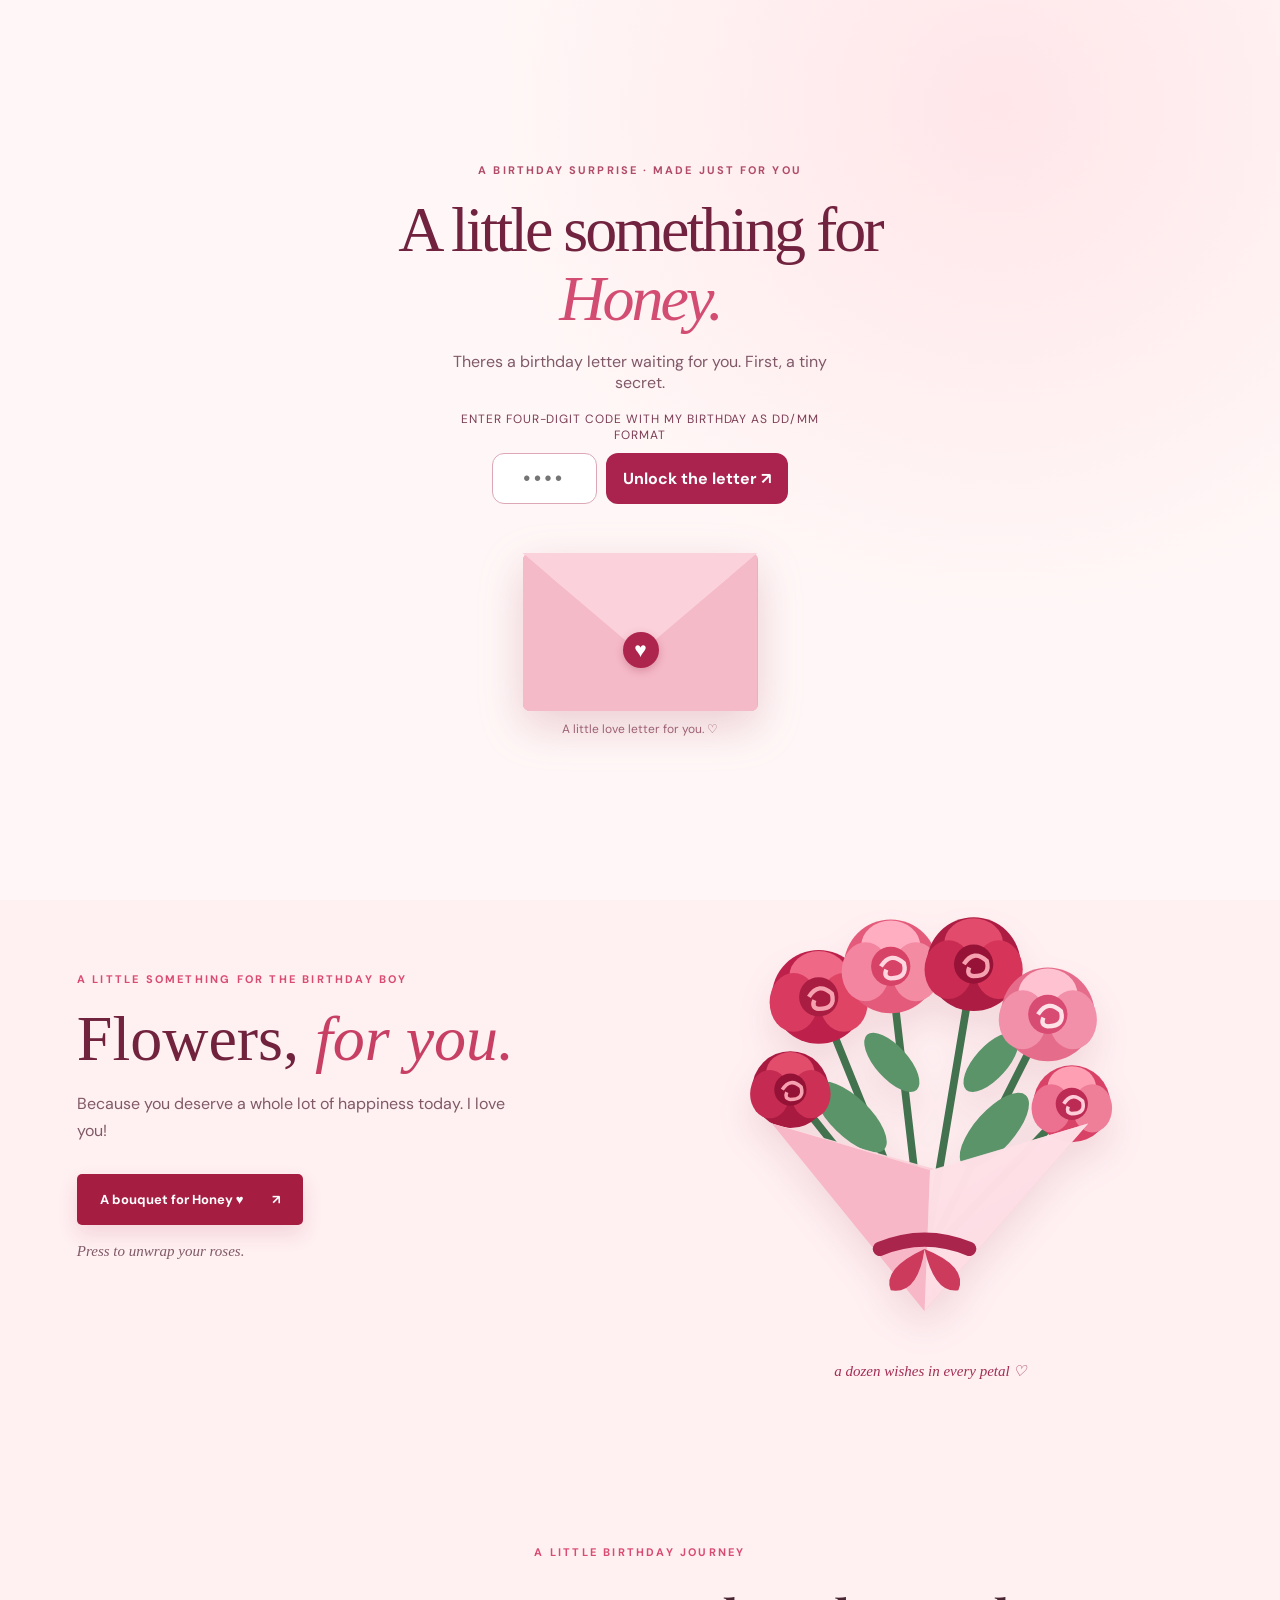
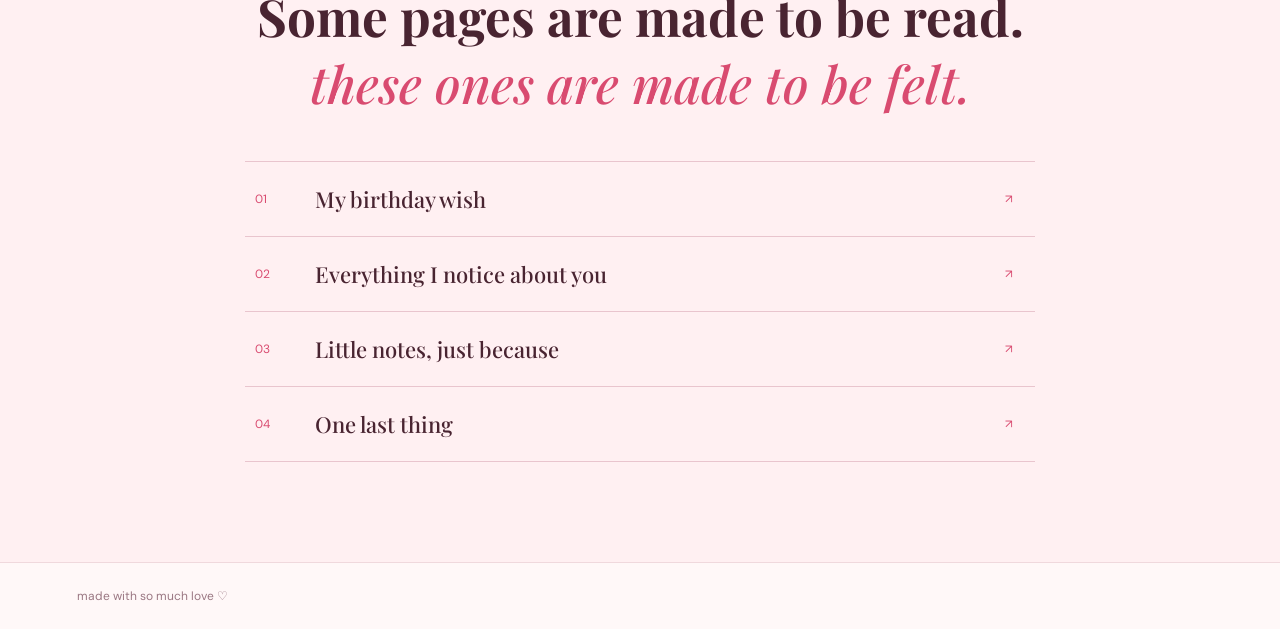
<file: index.html>
<!doctype html>
<html lang="en">

<head>
    <meta charset="utf-8">
    <meta name="viewport" content="width=device-width, initial-scale=1">
    <meta name="theme-color" content="#fff6f7">
    <meta name="description" content="A birthday website for Honey, made with love.">
    <title>Happy birthday | For Honey</title>
    <link rel="stylesheet" href="style.css">
</head>

<body>
    <header class="site-header"><a class="logo" href="index.html">for honey<span>♥</span></a><button class="menu-toggle"
            aria-label="Toggle menu" aria-expanded="false">☰</button>
        <nav class="site-nav" aria-label="Main navigation"><a href="index.html" aria-current="page">Home</a><a
                href="wishes.html">Birthday wish</a><a href="things.html">For you</a><a href="moments.html">Little
                notes</a><a href="sorry.html">One last thing</a></nav>
    </header>
    <main>
        <section class="birthday-gate" id="birthdayGate" aria-labelledby="gateTitle">
            <div class="gate-card">
                <div class="gate-overline">a birthday surprise · made just for you</div>
                <h1 id="gateTitle">A little something for <em>Honey.</em></h1>
                <p>Theres a birthday letter waiting for you. First, a tiny secret.</p>
                <form id="unlockForm" class="unlock-form"><label for="birthdayCode">Enter four-digit code with my
                        birthday as dd/mm format</label>
                    <div class="unlock-row"><input id="birthdayCode" type="password" inputmode="numeric" maxlength="4"
                            pattern="[0-9]{4}" placeholder="••••" autocomplete="off" required><button
                            type="submit">Unlock the letter ↗</button></div><span id="unlockFeedback"
                        class="unlock-feedback" role="status"></span>
                </form>
                <div class="gate-envelope" aria-hidden="true">
                    <div class="envelope-back"></div>
                    <div class="envelope-paper">happy birthday, honey ♡</div>
                    <div class="envelope-flap"></div>
                    <div class="envelope-front"></div>
                    <div class="envelope-seal">♥</div>
                </div>
                <div class="gate-small">A little love letter for you. ♡</div>
            </div>
        </section>
        <form name="visit-events" data-netlify="true" netlify-honeypot="bot-field" hidden><input name="form-name"
                value="visit-events"><input name="bot-field"><input name="event"><input name="page"></form>
        <section class="hero">
            <div class="hero-copy"><span class="eyebrow">a little corner of the internet, just for you</span>
                <h1>Happy birthday,<br><em>Honey.</em><span class="heart-dot">♥</span></h1>
                <p>To my baby, I hope your birthday makes you feel as special as you are to me.</p><a class="button"
                    href="wishes.html">Open your birthday surprise <span>↗</span></a>
                <div class="mini-note">made just for you, with all my heart</div>
            </div>
            <div class="hero-gallery" aria-label="Photo collage placeholders">
                <div class="photo photo-one"><img src="assets/photos/honey-1.jpg" alt="Honey portrait"
                        onerror="this.style.display='none'"><span class="photo-fallback">YOUR FAVORITE<br>PHOTO OF
                        HIM<br><small>honey-1.jpg</small></span></div>
                <div class="photo photo-two"><img src="assets/photos/honey-2.jpg" alt="A happy moment with Honey"
                        onerror="this.style.display='none'"><span class="photo-fallback">A CANDID<br>OF
                        HONEY<br><small>honey-2.jpg</small></span></div>
                <div class="photo photo-three"><img src="assets/photos/honey-3.jpg" alt="Another photo of Honey"
                        onerror="this.style.display='none'"><span class="photo-fallback">ANOTHER<br>SWEET
                        PHOTO<br><small>honey-3.jpg</small></span></div><span class="gallery-sticker">my favorite human
                    ♡</span>
            </div>
        </section>
        <section class="bouquet-section" id="roses">
            <div class="bouquet-copy"><span class="eyebrow">a little something for the birthday boy</span>
                <h2>Flowers, <em>for you.</em></h2>
                <p>Because you deserve a whole lot of happiness today. I love you!</p><button class="button bouquet-button"
                    id="bloomButton" type="button">A bouquet for Honey ♥ <span>↗</span></button>
                <p class="bouquet-note" id="bouquetNote" aria-live="polite">Press to unwrap your roses.</p>
            </div>
            <div class="bouquet-art" id="bouquetArt" role="img"
                aria-label="An illustrated bouquet of red and pink roses wrapped in blush paper"><svg
                    viewBox="0 0 440 450" xmlns="http://www.w3.org/2000/svg" aria-hidden="true">
                    <defs>
                        <linearGradient id="wrap" x1="0" y1="0" x2="1" y2="1">
                            <stop stop-color="#ffe4e8" />
                            <stop offset="1" stop-color="#f2a6b9" />
                        </linearGradient>
                    </defs>
                    <g class="stems" stroke="#42724e" stroke-width="7" stroke-linecap="round">
                        <path
                            d="M215 360 118 120M215 360 184 92M215 360 260 90M215 360 328 136M215 360 92 205M215 360 350 218" />
                    </g>
                    <g fill="#5b9469">
                        <ellipse cx="147" cy="230" rx="18" ry="43" transform="rotate(-46 147 230)" />
                        <ellipse cx="279" cy="242" rx="18" ry="43" transform="rotate(42 279 242)" />
                        <ellipse cx="185" cy="180" rx="15" ry="34" transform="rotate(-42 185 180)" />
                        <ellipse cx="276" cy="180" rx="15" ry="34" transform="rotate(42 276 180)" />
                    </g>
                    <g class="rose rose-1" transform="translate(118 120)">
                        <circle r="43" fill="#bd214b" />
                        <ellipse cy="-19" rx="27" ry="23" fill="#ef6885" />
                        <ellipse cx="-23" cy="5" rx="22" ry="27" fill="#d93a60" />
                        <ellipse cx="23" cy="5" rx="22" ry="27" fill="#df4465" />
                        <circle r="18" fill="#a91d42" />
                        <path d="M-9 0 Q0 -14 12 -3 Q16 11 0 11 Q-7 10 -4 3" stroke="#f6a1b0" stroke-width="4"
                            fill="none" />
                    </g>
                    <g class="rose rose-2" transform="translate(184 92)">
                        <circle r="43" fill="#e45a7a" />
                        <ellipse cy="-19" rx="27" ry="23" fill="#ffadc0" />
                        <ellipse cx="-23" cy="5" rx="22" ry="27" fill="#f385a0" />
                        <ellipse cx="23" cy="5" rx="22" ry="27" fill="#f38ba3" />
                        <circle r="18" fill="#d74267" />
                        <path d="M-9 0 Q0 -14 12 -3 Q16 11 0 11 Q-7 10 -4 3" stroke="#ffd5df" stroke-width="4"
                            fill="none" />
                    </g>
                    <g class="rose rose-3" transform="translate(260 90)">
                        <circle r="43" fill="#ad1c42" />
                        <ellipse cy="-19" rx="27" ry="23" fill="#e24b6b" />
                        <ellipse cx="-23" cy="5" rx="22" ry="27" fill="#ca2b53" />
                        <ellipse cx="23" cy="5" rx="22" ry="27" fill="#d73459" />
                        <circle r="18" fill="#971237" />
                        <path d="M-9 0 Q0 -14 12 -3 Q16 11 0 11 Q-7 10 -4 3" stroke="#f6a1b0" stroke-width="4"
                            fill="none" />
                    </g>
                    <g class="rose rose-4" transform="translate(328 136)">
                        <circle r="43" fill="#e56d8b" />
                        <ellipse cy="-19" rx="27" ry="23" fill="#ffc2d1" />
                        <ellipse cx="-23" cy="5" rx="22" ry="27" fill="#f28fa9" />
                        <ellipse cx="23" cy="5" rx="22" ry="27" fill="#f28fa9" />
                        <circle r="18" fill="#d84b72" />
                        <path d="M-9 0 Q0 -14 12 -3 Q16 11 0 11 Q-7 10 -4 3" stroke="#ffe1e8" stroke-width="4"
                            fill="none" />
                    </g>
                    <g class="rose rose-5" transform="translate(92 205) scale(.82)">
                        <circle r="43" fill="#a91a41" />
                        <ellipse cy="-19" rx="27" ry="23" fill="#e34d6c" />
                        <ellipse cx="-23" cy="5" rx="22" ry="27" fill="#c52b52" />
                        <ellipse cx="23" cy="5" rx="22" ry="27" fill="#cc3055" />
                        <circle r="18" fill="#941236" />
                        <path d="M-9 0 Q0 -14 12 -3 Q16 11 0 11 Q-7 10 -4 3" stroke="#f6a1b0" stroke-width="4"
                            fill="none" />
                    </g>
                    <g class="rose rose-6" transform="translate(350 218) scale(.82)">
                        <circle r="43" fill="#d94267" />
                        <ellipse cy="-19" rx="27" ry="23" fill="#ff9fb4" />
                        <ellipse cx="-23" cy="5" rx="22" ry="27" fill="#ec7190" />
                        <ellipse cx="23" cy="5" rx="22" ry="27" fill="#ef7e99" />
                        <circle r="18" fill="#bb2b53" />
                        <path d="M-9 0 Q0 -14 12 -3 Q16 11 0 11 Q-7 10 -4 3" stroke="#ffccda" stroke-width="4"
                            fill="none" />
                    </g>
                    <path d="M75 236 215 408 365 236 225 278Z" fill="url(#wrap)" opacity=".95" />
                    <path d="M75 236 215 408 220 279Z" fill="#f7b7c7" />
                    <path d="M365 236 215 408 220 279Z" fill="#ffe5eb" opacity=".8" />
                    <path d="M174 351 Q215 334 256 351" stroke="#a9254c" stroke-width="13" fill="none"
                        stroke-linecap="round" />
                    <path d="M215 351 Q176 369 184 389 Q209 393 215 351 Q224 392 246 389 Q255 367 215 351"
                        fill="#cc3a5c" />
                </svg><span class="bouquet-tag">a dozen wishes in every petal ♡</span></div>
        </section>
        <section class="home-intro"><span class="eyebrow">a little birthday journey</span>
            <h2>Some pages are made to be read.<br><em>these ones are made to be felt.</em></h2>
            <div class="home-links"><a href="wishes.html"><span>01</span><strong>My birthday
                        wish</strong><span>↗</span></a><a href="things.html"><span>02</span><strong>Everything I notice
                        about you</strong><span>↗</span></a><a href="moments.html"><span>03</span><strong>Little notes,
                        just because</strong><span>↗</span></a><a href="sorry.html"><span>04</span><strong>One last
                        thing</strong><span>↗</span></a></div>
        </section>
    </main>
    <footer class="footer"><span>made with so much love ♡</span></footer>
    <script src="script.js"></script>
</body>

</html>
</file>
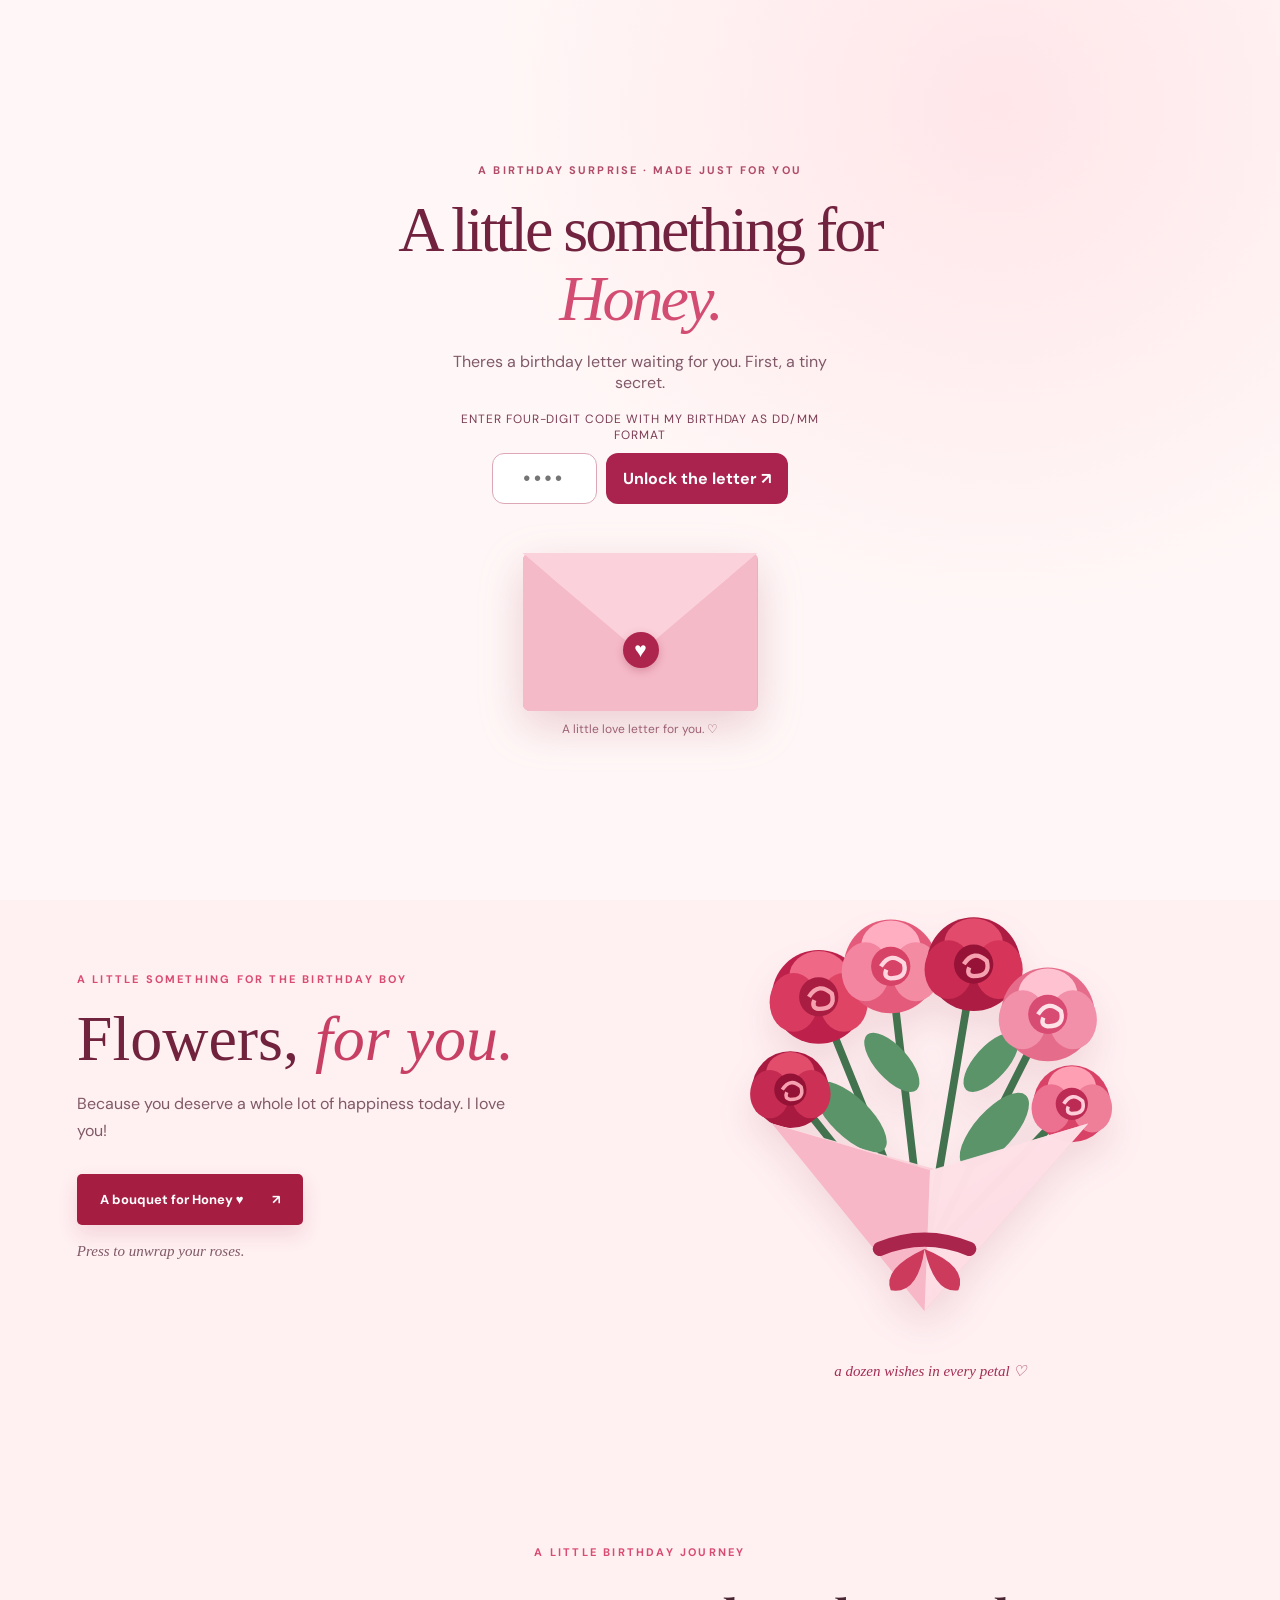
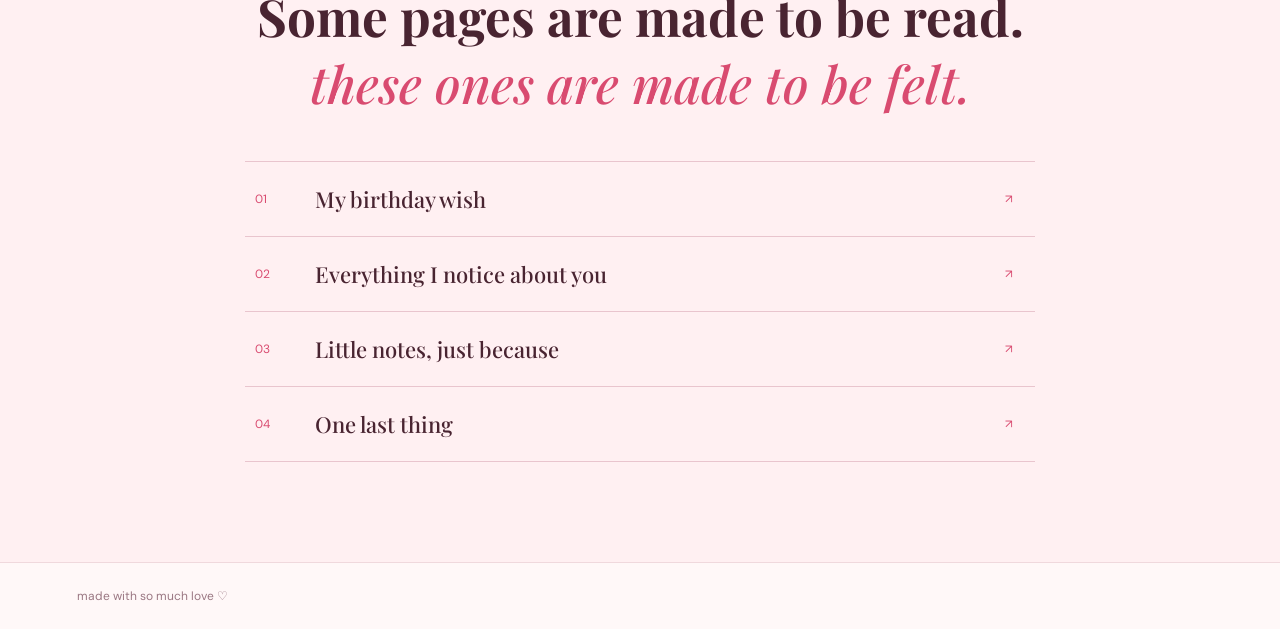
<file: moments.html>
<!doctype html>
<html lang="en">

<head>
    <meta charset="utf-8">
    <meta name="viewport" content="width=device-width, initial-scale=1">
    <meta name="theme-color" content="#fff6f7">
    <meta name="description" content="A birthday website for Honey, made with love.">
    <title>Little notes | For Honey</title>
    <link rel="stylesheet" href="style.css">
</head>

<body>
    <header class="site-header"><a class="logo" href="index.html">for honey<span>♥</span></a><button class="menu-toggle"
            aria-label="Toggle menu" aria-expanded="false">☰</button>
        <nav class="site-nav" aria-label="Main navigation"><a href="index.html">Home</a><a href="wishes.html">Birthday
                wish</a><a href="things.html">For you</a><a href="moments.html" aria-current="page">Little notes</a><a
                href="sorry.html">One last thing</a></nav>
    </header>
    <main>
        <section class="page-hero"><span class="eyebrow">03 / tiny surprises</span>
            <h1>Open when you <em>need a smile.</em></h1>
            <p>Six tiny notes, tucked away just for you.</p>
        </section>
        <section class="notes-grid"><button class="note-card" data-modal-title="A tiny reminder"
                data-modal-body="I hope you remember to smile today! You mean the world to me! I love you forever!"><span>✉</span><strong>A
                    tiny reminder</strong><small>tap to open</small></button><button class="note-card"
                data-modal-title="For your big dreams"
                data-modal-body="I hope you never stop believing in what you are building. I will always wish good things for your future."><span>✉</span><strong>For
                    your big dreams</strong><small>tap to open</small></button><button class="note-card"
                data-modal-title="On a difficult day"
                data-modal-body="God is watching! Take your time. Breathe. You are allowed to have a day that is simply a day without any kind of worries."><span>✉</span><strong>On
                    a difficult day</strong><small>tap to open</small></button><button class="note-card"
                data-modal-title="Just because"
                data-modal-body="You make ordinary moments feel a little more memorable. I hope you know how lovely that is."><span>✉</span><strong>Just
                    because</strong><small>tap to open</small></button><button class="note-card"
                data-modal-title="Your birthday mission"
                data-modal-body="I know we did not get to celebrate your birthday nicely, but I hope my surprise this Sunday will make you happy, and know how much you matter to me. ♡"><span>✉</span><strong>Your
                    birthday mission</strong><small>tap to open</small></button><button class="note-card"
                data-modal-title="One more wish"
                data-modal-body="May this year be full of blessings and the things that make you happy. Including: lesser fights among us, lol."><span>✉</span><strong>One
                    more wish</strong><small>tap to open</small></button></section>
        <div class="modal" id="message-modal" role="dialog" aria-modal="true" aria-labelledby="modal-title" hidden>
            <div class="modal-panel"><button class="modal-close" aria-label="Close message">×</button><span
                    class="eyebrow">a note from me to you</span>
                <h2 id="modal-title"></h2>
                <p id="modal-body"></p><span class="modal-heart">♥</span>
            </div>
        </div>
        <div class="next-link"><a class="button" href="sorry.html">One last thing ↗</a></div>
    </main>
    <footer class="footer"><span>made with so much love ♡</span>
    </footer>
    <script src="script.js"></script>
</body>

</html>
</file>
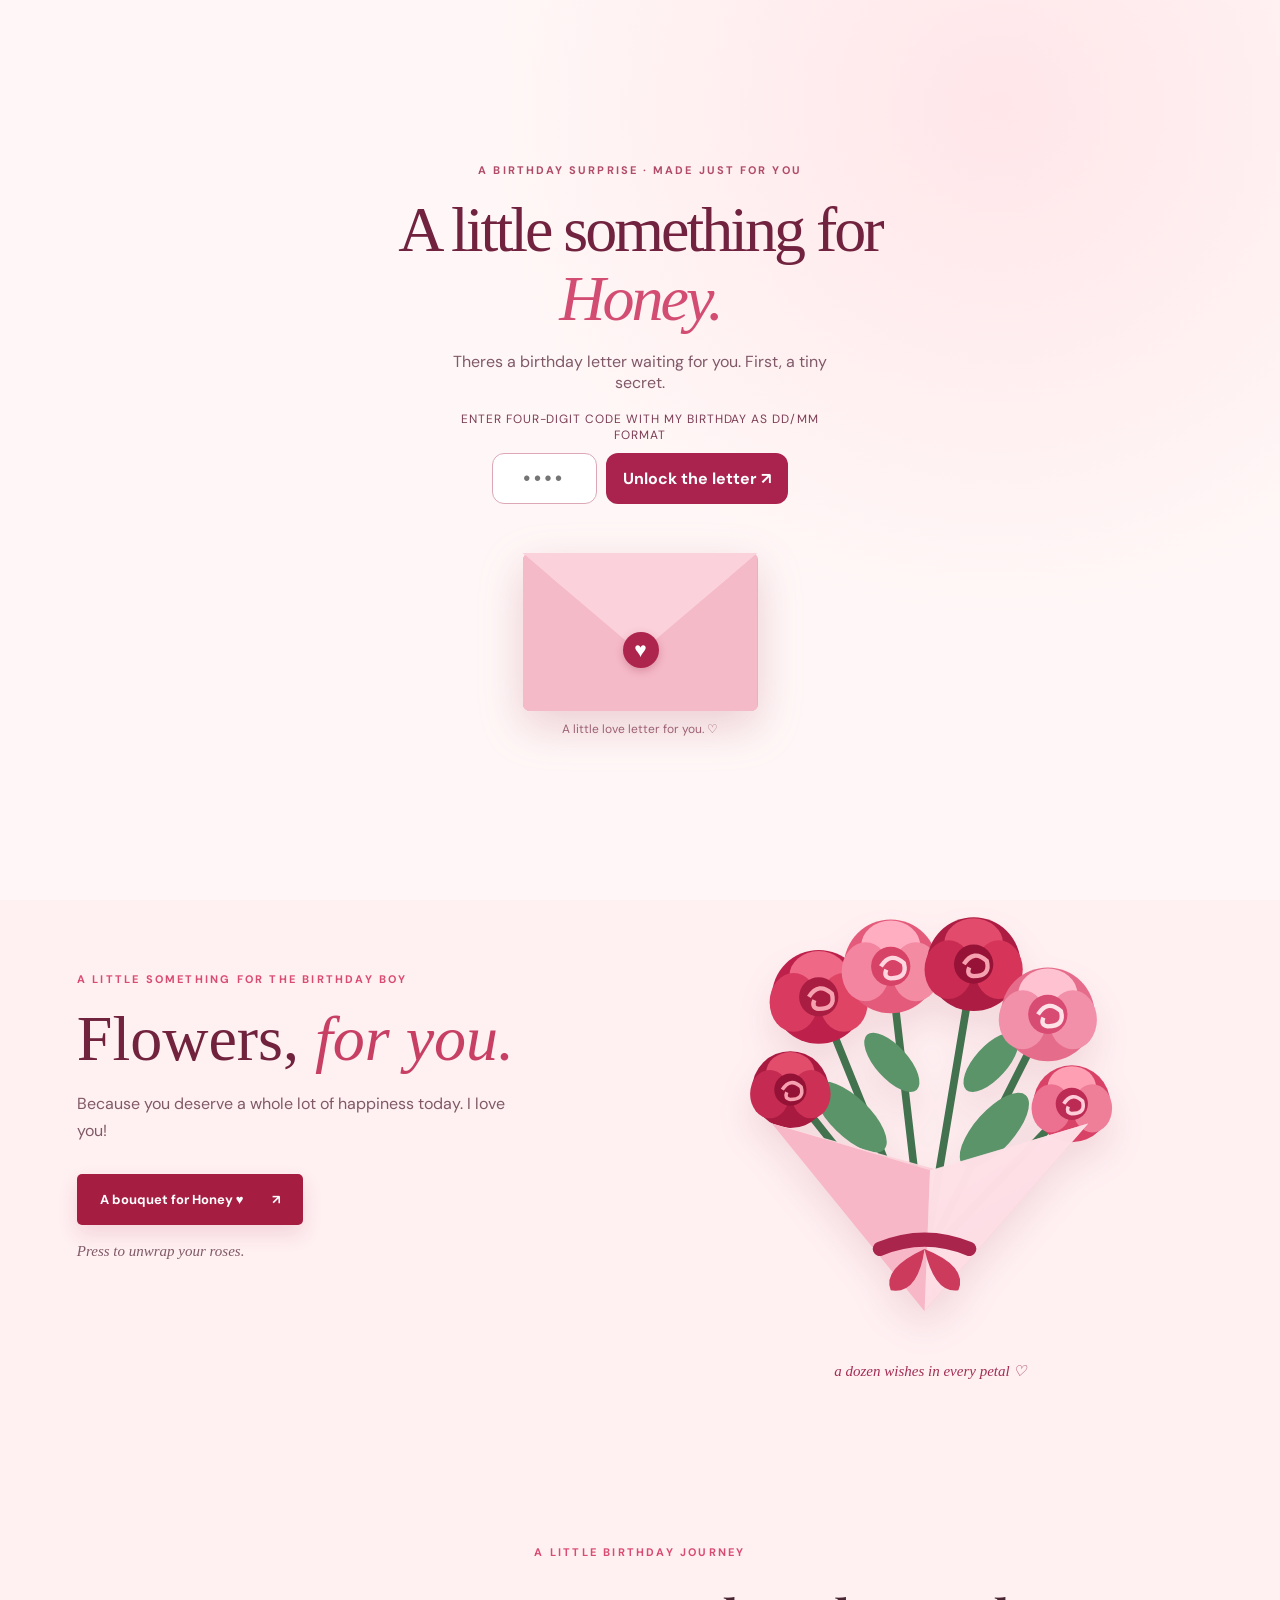
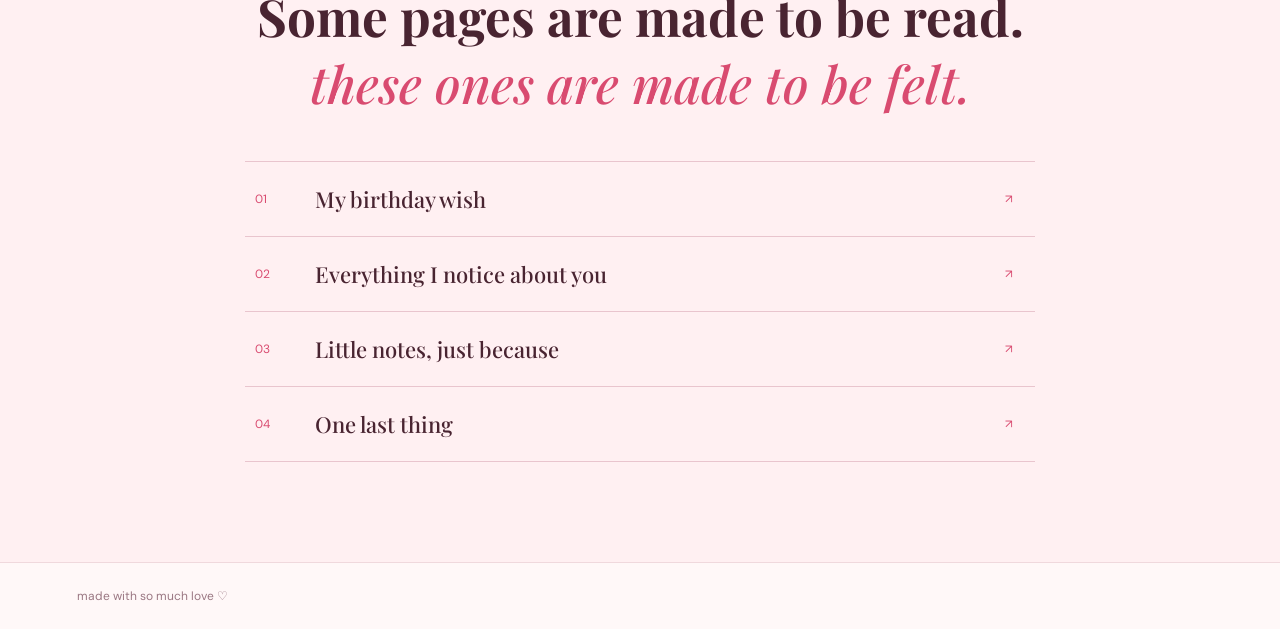
<file: sorry.html>
<!doctype html>
<html lang="en">

<head>
    <meta charset="utf-8">
    <meta name="viewport" content="width=device-width, initial-scale=1">
    <meta name="theme-color" content="#fff6f7">
    <meta name="description" content="A birthday website for Honey, made with love.">
    <title>One last thing | For Honey</title>
    <link rel="stylesheet" href="style.css">
</head>

<body>
    <header class="site-header"><a class="logo" href="index.html">for honey<span>♥</span></a><button class="menu-toggle"
            aria-label="Toggle menu" aria-expanded="false">☰</button>
        <nav class="site-nav" aria-label="Main navigation"><a href="index.html">Home</a><a href="wishes.html">Birthday
                wish</a><a href="things.html">For you</a><a href="moments.html">Little notes</a><a href="sorry.html"
                aria-current="page">One last thing</a></nav>
    </header>
    <main>
        <section class="page-hero final-hero"><span class="eyebrow">04 / one last thing</span>
            <h1>Something I want to <em>say.</em></h1>
            <p>Not to change your birthday mood. Just something honest, from my heart.</p>
        </section>
        <section class="apology-letter"><span class="eyebrow">dear honey,</span>
            <h2>I'm sorry. ♡</h2>
            <p>I'm sorry for the times I got too attached and forgot to give you the space you need. For the times I
                said things without thinking, or let my feelings become bigger than the moment.</p>
            <p>I know caring about someone also means respecting their boundaries, listening properly, and understanding
                that quiet time is important too. I am learning to do that better.</p>
            <p>I never wanted to make things feel heavy for you. I take responsibility for the words and moments I could
                have handled with more care.</p>
            <p>But, unfortunately, it is all because of how much I care about us. I want us to be together, forever. So, when I 
                sense something different, I say it out loud, which causes problems sometimes. 
            </p>
            <p>
                But, I want us to honest with each other. I want us to be each other's safe space! Not a place where we feel judged.
                So, I am going to work on myself and learn with you! It is life, we all make mistakes- but it is good to learn from them! 
            </p>
            
            <p>Today is still about celebrating you. I hope your birthday is full of happiness, peace, and all the
                things you love.</p>
            <p class="signature">I love you, always ♡</p>
        </section>
        <div class="next-link"><a class="text-link" href="index.html">← Back to the birthday page</a></div>
    </main>
    <footer class="footer"><span>made with so much love ♡</span>
    </footer>
    <script src="script.js"></script>
</body>

</html>
</file>
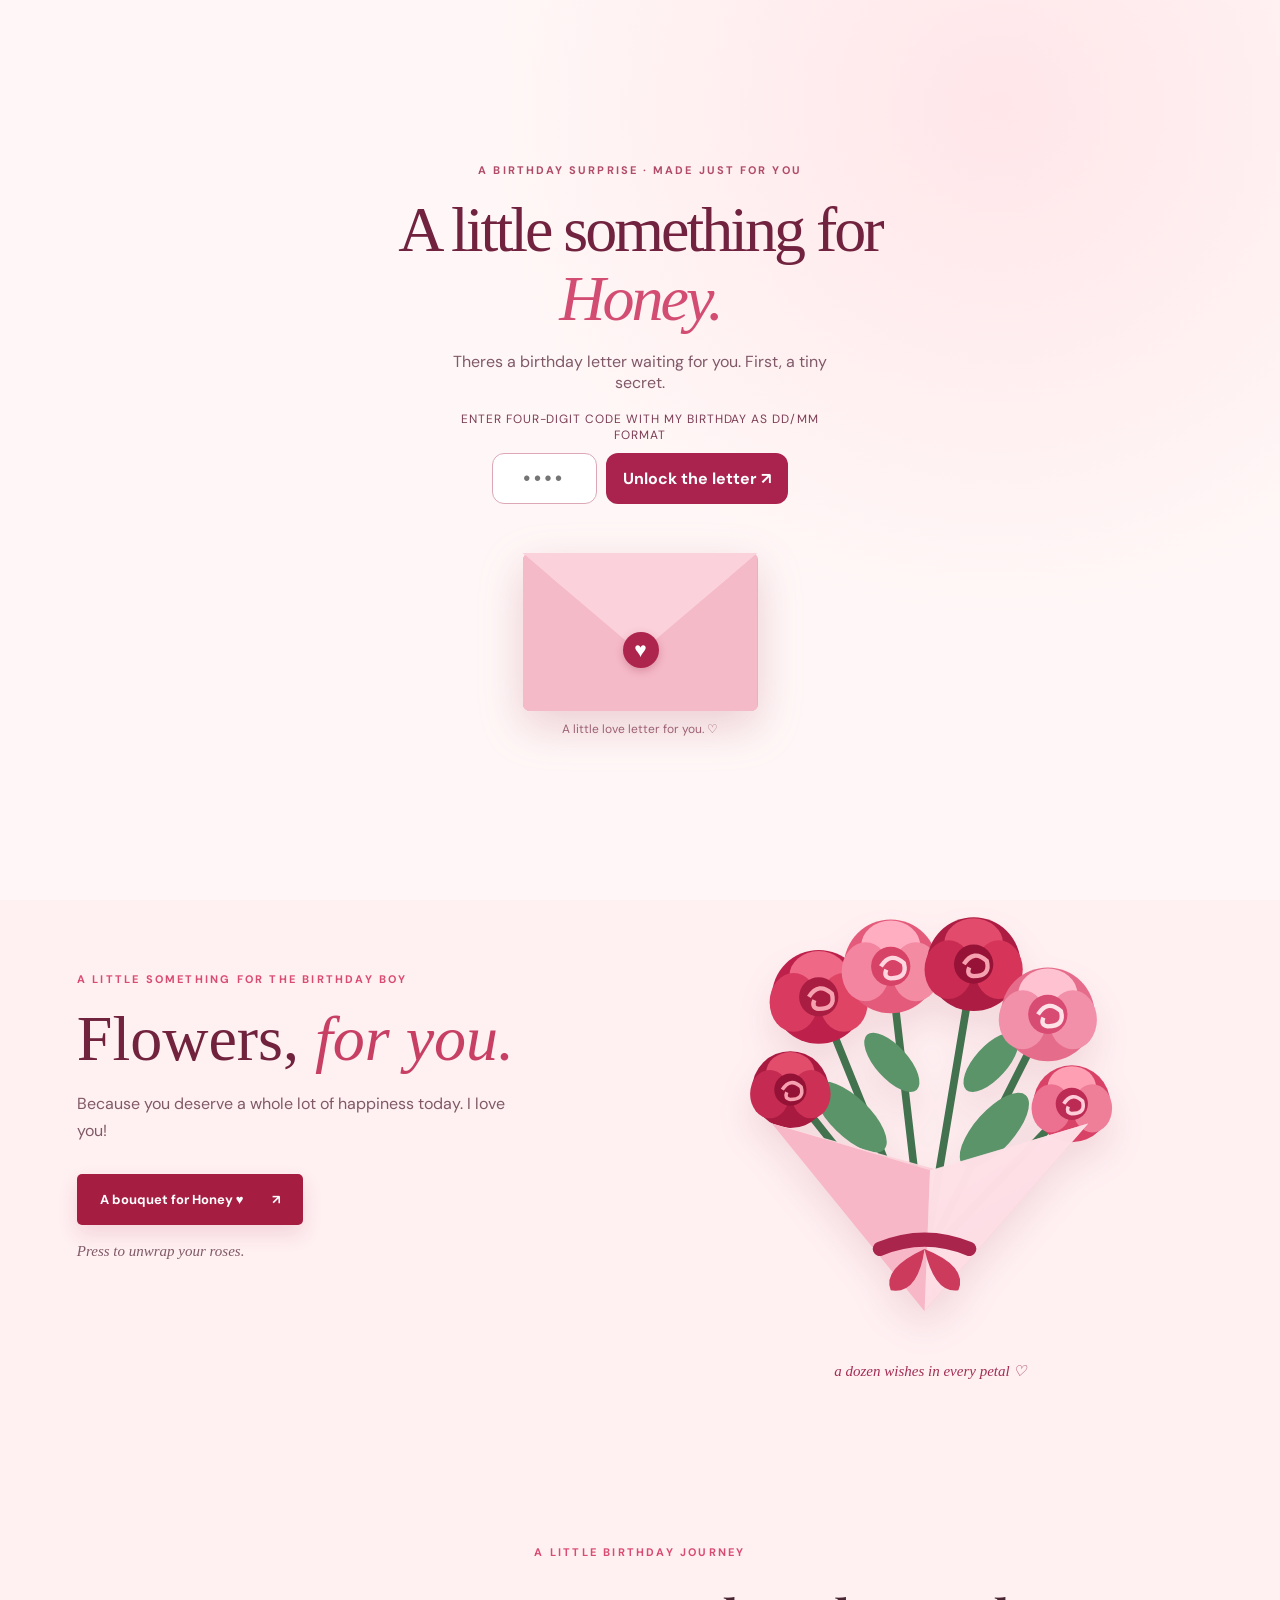
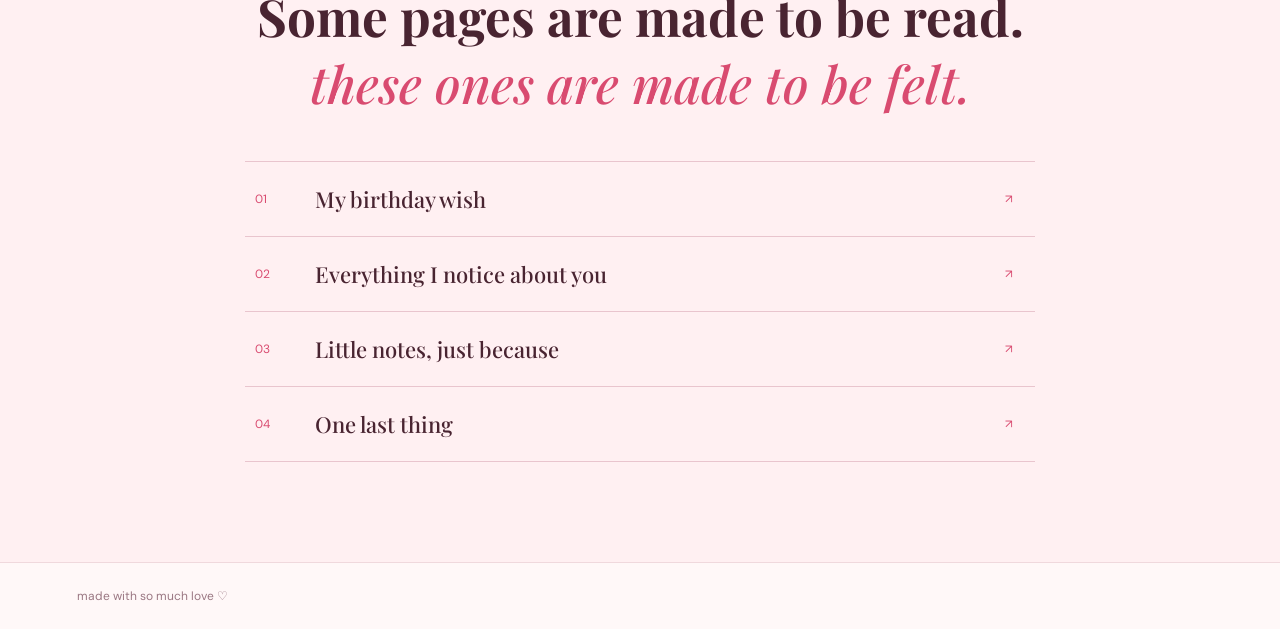
<file: things.html>
<!doctype html>
<html lang="en">

<head>
    <meta charset="utf-8">
    <meta name="viewport" content="width=device-width, initial-scale=1">
    <meta name="theme-color" content="#fff6f7">
    <meta name="description" content="A birthday website for Honey, made with love.">
    <title>For you | For Honey</title>
    <link rel="stylesheet" href="style.css">
</head>

<body>
    <header class="site-header"><a class="logo" href="index.html">for honey<span>♥</span></a><button class="menu-toggle"
            aria-label="Toggle menu" aria-expanded="false">☰</button>
        <nav class="site-nav" aria-label="Main navigation"><a href="index.html">Home</a><a href="wishes.html">Birthday
                wish</a><a href="things.html" aria-current="page">For you</a><a href="moments.html">Little notes</a><a
                href="sorry.html">One last thing</a></nav>
    </header>
    <main>
        <section class="page-hero"><span class="eyebrow">02 / for you</span>
            <h1>Little things I <em>adore</em> about you.</h1>
            <p>I can't really talk about everything, because there are so many things I can talk about. But here are some, tap on them to read and know how I feel towards you.</p>
        </section>
        <section class="cards-grid"><button class="reveal-card" data-modal-title="The way you never give up"
                data-modal-body="I admire how hard you work for things that matter to you. Even when things get difficult, you keep trying. I hope one day, everything works out great and you achieve everything you want. Also, thanks for never giving up on us! "><span
                    class="card-index">01</span><span class="card-title">The way you never give up</span><span
                    class="card-more">read this ↗</span></button><button class="reveal-card"
                data-modal-title="Your caring heart"
                data-modal-body="I hate that you do not say everything out loud, but I know how your care shows up in the little things. In how you notice, how you and how you try to make things better, even when I say stupid things."><span
                    class="card-index">02</span><span class="card-title">Your quiet, caring heart</span><span
                    class="card-more">read this ↗</span></button><button class="reveal-card"
                data-modal-title="Your pour soul"
                data-modal-body="Okay, I must admit that you are such a pure soul- no bad intentions. I hate how so many bad things happened to you, but I love how you never have bad intentions for anybody. Never ever change, please!"><span
                    class="card-index">03</span><span class="card-title">Your pure soul</span><span
                    class="card-more">read this ↗</span></button><button class="reveal-card"
                data-modal-title="The feelings you keep tucked away"
                data-modal-body="I know you are quiet about what you feel sometimes. I hope you always have room to speak when you want to, and room to be quiet when you need to. But i do know that you wish for the best always. And, I really hope to become your safe space someday!"><span
                    class="card-index">04</span><span class="card-title">The feelings you keep tucked away</span><span
                    class="card-more">read this ↗</span></button><button class="reveal-card"
                data-modal-title="Your gentleness towards me"
                data-modal-body="I love how gentle you are, when it comes to me. I say whatever, because I know that you love me! And i love how you never forced me for anything! Honestly, the biggest thing I love about you!"><span
                    class="card-index">05</span><span class="card-title">Your gentleness towards me</span><span
                    class="card-more">read this ↗</span></button><button class="reveal-card"
                data-modal-title="All those big dreams"
                data-modal-body="You are ambitious, and I hope the future meets you with beautiful opportunities. I hope you get the things you have been working toward, including your dream car, spending unlimited amount of time with your parents and grand-parents, living in the mountais, getting a husky, and i hope to be there with you throughout the process and after! I love you!"><span
                    class="card-index">06</span><span class="card-title">All those big dreams</span><span
                    class="card-more">read this ↗</span></button><button class="reveal-card"
                data-modal-title="You, just as you are"
                data-modal-body="You are a sweetheart. I love spending time with you, just because of who you are. And, how you never try to pretend someone you are not. I want you to know that you are appreciated, even when I do not say anything about all the tiny things you do for me."><span
                    class="card-index">07</span><span class="card-title">You, just as you are</span><span
                    class="card-more">read this ↗</span></button></section>
        <div class="modal" id="message-modal" role="dialog" aria-modal="true" aria-labelledby="modal-title" hidden>
            <div class="modal-panel"><button class="modal-close" aria-label="Close message">×</button><span
                    class="eyebrow">a little note for honey ♡</span>
                <h2 id="modal-title"></h2>
                <p id="modal-body"></p><span class="modal-heart">♥</span>
            </div>
        </div>
        <div class="next-link"><a class="button" href="moments.html">A few more little surprises ↗</a></div>
    </main>
    <footer class="footer"><span>made with so much love ♡</span>
    </footer>
    <script src="script.js"></script>
</body>

</html>
</file>
<file: style.css>
@import url('https://fonts.googleapis.com/css2?family=DM+Sans:wght@400;500;600;700&family=Playfair+Display:ital,wght@0,500;0,600;0,700;1,500;1,600&display=swap');
:root{--bg:#fff8f8;--cream:#fffdfb;--pink:#f7ced8;--rose:#d94b70;--red:#a51e42;--ink:#492431;--muted:#866b74;--line:#f0d9dd}*{box-sizing:border-box}html{scroll-behavior:smooth}body{margin:0;background:var(--bg);color:var(--ink);font-family:'DM Sans',Arial,sans-serif}a{color:inherit;text-decoration:none}button{font:inherit}h1,h2,h3,p{margin-top:0}.site-header{height:78px;display:flex;align-items:center;justify-content:space-between;padding:0 max(5vw,24px);background:rgba(255,250,250,.95);border-bottom:1px solid var(--line);position:sticky;top:0;z-index:10;backdrop-filter:blur(12px)}.logo{font-family:'Playfair Display',Georgia,serif;font-size:27px;font-weight:700;letter-spacing:-1px}.logo span{color:var(--rose);padding-left:5px}.site-nav{display:flex;align-items:center;gap:26px}.site-nav a{font-size:13px;font-weight:600;color:#79525e;transition:color .2s}.site-nav a:hover,.site-nav a[aria-current]{color:var(--red)}.menu-toggle{display:none;background:none;border:0;color:var(--red);font-size:26px}.hero{max-width:1340px;margin:auto;padding:75px 6vw 100px;display:grid;grid-template-columns:1fr 1fr;align-items:center;gap:6vw;min-height:670px}.eyebrow{text-transform:uppercase;letter-spacing:2.2px;font-size:11px;font-weight:700;color:var(--rose)}h1,h2,h3{font-family:'Playfair Display',Georgia,serif}h1{font-size:clamp(65px,7vw,118px);line-height:1.04;letter-spacing:-3px;margin:25px 0}h1 em,h2 em{color:var(--rose);font-weight:500}.heart-dot{color:var(--rose);font-family:Arial;font-size:38px;vertical-align:top;margin-left:10px}.hero-copy>p{max-width:470px;font-size:17px;line-height:1.85;color:#75545f;margin-bottom:30px}.button{display:inline-flex;gap:28px;align-items:center;justify-content:space-between;background:var(--red);color:white;padding:17px 23px;border-radius:5px;font-size:13px;font-weight:700;box-shadow:0 9px 20px #a51e4222;transition:transform .2s,background .2s}.button:hover{transform:translateY(-3px);background:#c12b55}.mini-note{font-family:'Playfair Display',Georgia,serif;font-style:italic;font-size:14px;color:#b17688;margin-top:25px}.hero-gallery{position:relative;min-height:490px}.photo{position:relative;background:linear-gradient(145deg,#f9b6c8,#ef819e);overflow:hidden;box-shadow:0 16px 40px #a51e4220}.photo img{width:100%;height:100%;object-fit:cover;display:block;position:absolute;inset:0;z-index:2}.photo:has(img:not([style*="display: none"])) .photo-fallback{display:none}.photo-fallback{display:flex;position:absolute;inset:0;align-items:center;justify-content:center;text-align:center;flex-direction:column;color:#7c2340;font-size:13px;letter-spacing:2px;font-weight:700;line-height:1.8;padding:20px}.photo-fallback small{font-size:10px;letter-spacing:1px;margin-top:9px}.photo-one{position:absolute;left:6%;top:3%;width:62%;height:78%;transform:rotate(-7deg);border:10px solid #fff;animation:floatA 7s ease-in-out infinite}.photo-two{position:absolute;right:1%;top:20%;width:45%;height:57%;transform:rotate(8deg);border:9px solid #fff;animation:floatB 8s ease-in-out infinite}.photo-three{position:absolute;left:20%;bottom:0;width:35%;height:40%;transform:rotate(5deg);border:8px solid #fff;animation:floatC 9s ease-in-out infinite}.gallery-sticker{position:absolute;right:2%;bottom:4%;background:#fff6c8;border-radius:50%;width:116px;height:116px;display:flex;align-items:center;justify-content:center;text-align:center;font-family:'Playfair Display',serif;font-style:italic;color:var(--red);transform:rotate(13deg);box-shadow:0 7px 25px #a51e4219;z-index:4}@keyframes floatA{50%{transform:rotate(-5deg) translateY(-10px)}}@keyframes floatB{50%{transform:rotate(6deg) translateY(9px)}}@keyframes floatC{50%{transform:rotate(3deg) translateY(-7px)}}.home-intro{background:#fff0f2;text-align:center;padding:85px 6vw 100px}.home-intro h2{font-size:clamp(33px,4vw,58px);line-height:1.3;margin:22px 0 45px}.home-links{max-width:790px;margin:auto;border-top:1px solid #e9c5ce}.home-links a{display:grid;grid-template-columns:45px 1fr 20px;gap:15px;text-align:left;padding:22px 10px;border-bottom:1px solid #e9c5ce;align-items:center;transition:background .2s}.home-links a:hover{background:#ffe4eb}.home-links a span{color:var(--rose);font-size:12px}.home-links a strong{font-family:'Playfair Display',serif;font-size:22px;font-weight:500}.page-hero{text-align:center;max-width:940px;margin:0 auto;padding:100px 24px 70px}.page-hero h1{font-size:clamp(48px,6vw,86px);letter-spacing:-2px}.page-hero p{max-width:610px;margin:auto;color:var(--muted);font-size:17px;line-height:1.8}.letter-layout{max-width:1100px;margin:0 auto 60px;padding:0 24px;display:grid;grid-template-columns:.8fr 1.2fr;gap:50px;align-items:center}.letter-photo{height:550px;border:12px solid white;transform:rotate(-3deg)}.letter{background:#fff;padding:55px;box-shadow:0 8px 35px #a51e420d;border:1px solid var(--line)}.letter h2,.apology-letter h2{font-size:45px;margin:22px 0}.letter p,.apology-letter p{line-height:1.95;color:#6e4c59;font-size:15px}.signature{font-family:'Playfair Display',serif;font-style:italic;font-size:21px!important;color:var(--red)!important;margin-top:35px}.next-link{text-align:center;padding:25px 20px 95px}.cards-grid{max-width:1140px;margin:0 auto 30px;padding:0 24px;display:grid;grid-template-columns:repeat(3,1fr);gap:18px}.reveal-card{border:1px solid #f0cbd5;background:#fff;min-height:240px;padding:25px;display:flex;flex-direction:column;text-align:left;cursor:pointer;transition:transform .2s,box-shadow .2s}.reveal-card:nth-child(2n){background:#ffe9ee}.reveal-card:hover,.note-card:hover{transform:translateY(-5px);box-shadow:0 14px 25px #a51e4214}.card-index{font-size:12px;color:var(--rose);font-weight:700}.card-title{font:500 29px/1.2 'Playfair Display',serif;margin:auto 0}.card-more{font-size:12px;font-weight:700;color:var(--red)}.notes-grid{max-width:1060px;margin:0 auto 40px;padding:0 24px;display:grid;grid-template-columns:repeat(3,1fr);gap:20px}.note-card{min-height:235px;background:#fff;border:1px solid var(--line);padding:26px;display:flex;align-items:center;justify-content:center;flex-direction:column;gap:17px;cursor:pointer;transition:transform .2s,box-shadow .2s}.note-card:nth-child(2n){background:#ffe9ee}.note-card>span{font-size:35px;color:var(--rose)}.note-card strong{font:500 25px 'Playfair Display',serif}.note-card small{color:var(--rose)}.modal[hidden]{display:none}.modal{position:fixed;inset:0;z-index:50;background:#4315278c;display:flex;align-items:center;justify-content:center;padding:20px}.modal-panel{background:#fffaf9;width:min(100%,550px);padding:50px 42px;position:relative;border:1px solid #ffd3de;box-shadow:0 20px 80px #260d1c50}.modal-close{position:absolute;right:15px;top:8px;background:transparent;border:0;font-size:35px;color:var(--red);cursor:pointer}.modal-panel h2{font-size:37px;margin:24px 0}.modal-panel p{font-size:16px;line-height:1.9;color:#71505d}.modal-heart{font-size:27px;color:var(--rose)}.apology-letter{max-width:740px;margin:0 auto 45px;background:#fff;padding:65px;border:1px solid var(--line)}.text-link{color:var(--red);font-weight:700}.footer{display:flex;justify-content:space-between;gap:15px;padding:25px 6vw;border-top:1px solid var(--line);font-size:12px;color:#9a7782}.footer a{text-decoration:underline}@media(max-width:850px){.menu-toggle{display:block}.site-nav{display:none;position:absolute;top:77px;left:0;right:0;background:#fffaf9;padding:22px;box-shadow:0 15px 30px #a51e4215;flex-direction:column;align-items:flex-start}.site-nav.open{display:flex}.hero{grid-template-columns:1fr;padding:55px 7vw 75px;gap:30px}.hero-gallery{min-height:440px;max-width:560px;width:100%;margin:auto}.hero-copy h1{font-size:clamp(55px,11vw,90px)}.letter-layout{grid-template-columns:1fr;max-width:690px}.letter-photo{height:340px;max-width:440px;width:90%;margin:auto}.cards-grid,.notes-grid{grid-template-columns:repeat(2,1fr)}}@media(max-width:540px){.site-header{height:68px}.site-nav{top:67px}.logo{font-size:23px}.hero{padding:44px 6vw 70px}.hero-gallery{min-height:340px}.hero-copy>p{font-size:15px}.gallery-sticker{width:85px;height:85px;font-size:12px}.home-intro{padding:65px 20px}.home-links a strong{font-size:18px}.page-hero{padding:65px 22px 48px}.cards-grid,.notes-grid{grid-template-columns:1fr}.reveal-card{min-height:170px}.letter{padding:32px 25px}.letter h2,.apology-letter h2{font-size:36px}.apology-letter{padding:40px 25px;margin:0 16px 35px}.modal-panel{padding:42px 25px}.footer{flex-direction:column;text-align:center}.hero-copy h1{letter-spacing:-2px}}@media(prefers-reduced-motion:reduce){*,*:before,*:after{animation:none!important;transition:none!important;scroll-behavior:auto!important}}
/* ===== Birthday envelope entrance / edit colors here ===== */
.birthday-gate{position:fixed;inset:0;z-index:9999;overflow-y:auto;background:radial-gradient(circle at 78% 12%,#ffe6e9 0,transparent 40%),#fff7f7;display:flex;justify-content:center;align-items:center;padding:30px 16px;transition:opacity .75s ease,visibility .75s ease}.birthday-gate.gate-hidden{opacity:0;visibility:hidden;pointer-events:none}.gate-card{width:min(100%,620px);text-align:center;padding:26px 12px}.gate-overline{font-size:11px;letter-spacing:.19em;text-transform:uppercase;color:#b04b69;font-weight:700}.gate-card h1{font-family:Georgia,serif;font-weight:400;font-size:clamp(35px,6vw,64px);line-height:1.08;color:#70223e;margin:18px 0}.gate-card h1 em{color:#d34d72}.gate-card p{color:#805969;font-size:16px;max-width:390px;margin:0 auto 18px}.unlock-form{max-width:410px;margin:0 auto}.unlock-form label{display:block;color:#7d3e56;font-size:12px;letter-spacing:.08em;text-transform:uppercase;margin-bottom:10px}.unlock-row{display:flex;gap:9px;justify-content:center}.unlock-row input{width:105px;padding:13px;border:1px solid #dca8b8;border-radius:12px;background:#fff;color:#71213e;text-align:center;font-size:20px;letter-spacing:.18em}.unlock-row button{border:0;border-radius:12px;background:#a9234e;color:#fff;padding:12px 17px;cursor:pointer;font-weight:700}.unlock-row button:hover{background:#8a193e}.unlock-feedback{display:block;min-height:22px;font-size:13px;color:#ad244d;margin-top:7px}.gate-envelope{position:relative;width:235px;height:158px;margin:20px auto 10px;filter:drop-shadow(0 15px 22px #aa47603b);perspective:600px}.envelope-back{position:absolute;inset:0;background:#e7a0b2;border-radius:7px}.envelope-paper{position:absolute;top:24px;left:15px;width:205px;height:118px;background:#fff9f4;display:grid;place-items:center;font:italic 17px Georgia,serif;color:#a42c52;transition:transform 1s ease;z-index:1}.envelope-front{position:absolute;inset:0;background:#f5bac8;clip-path:polygon(0 0,50% 62%,100% 0,100% 100%,0 100%);z-index:3;border-radius:7px}.envelope-flap{position:absolute;inset:0;background:#fbd1db;clip-path:polygon(0 0,100% 0,50% 63%);z-index:4;transform-origin:top;transition:transform .7s ease;backface-visibility:hidden}.envelope-seal{position:absolute;z-index:5;top:79px;left:100px;width:36px;height:36px;border-radius:50%;display:grid;place-items:center;background:#ad244d;color:#fff;font-size:21px;box-shadow:0 3px 8px #9b2a4a4d;transition:opacity .4s}.birthday-gate.opening .envelope-flap{transform:rotateX(175deg);z-index:0}.birthday-gate.opening .envelope-paper{transform:translateY(-78px)}.birthday-gate.opening .envelope-seal{opacity:0}.gate-small,.gate-privacy{font-size:12px;color:#9c6476}.gate-privacy{display:inline-block;margin-top:12px;text-decoration:underline}
/* ===== Bouquet animation / rose illustration ===== */
.bouquet-section{display:grid;grid-template-columns:1fr 1fr;gap:35px;align-items:center;padding:75px max(6%,24px);background:#fff0f2;overflow:hidden}.bouquet-copy h2{font:normal clamp(38px,5vw,66px)/1.1 Georgia,serif;color:#71233e;margin:16px 0}.bouquet-copy h2 em{color:#c83f64}.bouquet-copy p{color:#805967;max-width:430px;line-height:1.7}.bouquet-button{border:0;cursor:pointer;margin:14px 0}.bouquet-note{font:italic 15px Georgia,serif}.bouquet-art{position:relative;max-width:480px;margin:auto;width:100%;transform-origin:50% 85%}.bouquet-art svg{width:100%;height:auto;overflow:visible;filter:drop-shadow(0 20px 16px #ac5c6a26)}.bouquet-art .rose{transform-box:fill-box;transform-origin:center;transition:filter .6s}.bouquet-art.blooming{animation:bouquet-sway 1.7s ease-in-out}.bouquet-art.blooming .rose{animation:rose-pop .85s ease backwards}.bouquet-art.blooming .rose-2{animation-delay:.12s}.bouquet-art.blooming .rose-3{animation-delay:.24s}.bouquet-art.blooming .rose-4{animation-delay:.36s}.bouquet-art.blooming .rose-5{animation-delay:.48s}.bouquet-art.blooming .rose-6{animation-delay:.6s}.bouquet-tag{display:block;text-align:center;font:italic 15px Georgia,serif;color:#a22e53}@keyframes rose-pop{0%{opacity:.45;filter:brightness(.75)}55%{filter:brightness(1.23)}100%{opacity:1;filter:brightness(1)}}@keyframes bouquet-sway{0%,100%{rotate:0deg}30%{rotate:-3deg}65%{rotate:3deg}}@media(max-width:760px){.bouquet-section{grid-template-columns:1fr;padding:55px 22px}.bouquet-art{max-width:360px}.gate-card{padding-top:25px}}@media(prefers-reduced-motion:reduce){.birthday-gate,.envelope-flap,.envelope-paper,.envelope-seal,.bouquet-art,.bouquet-art .rose{animation:none!important;transition:none!important}}
</file>
